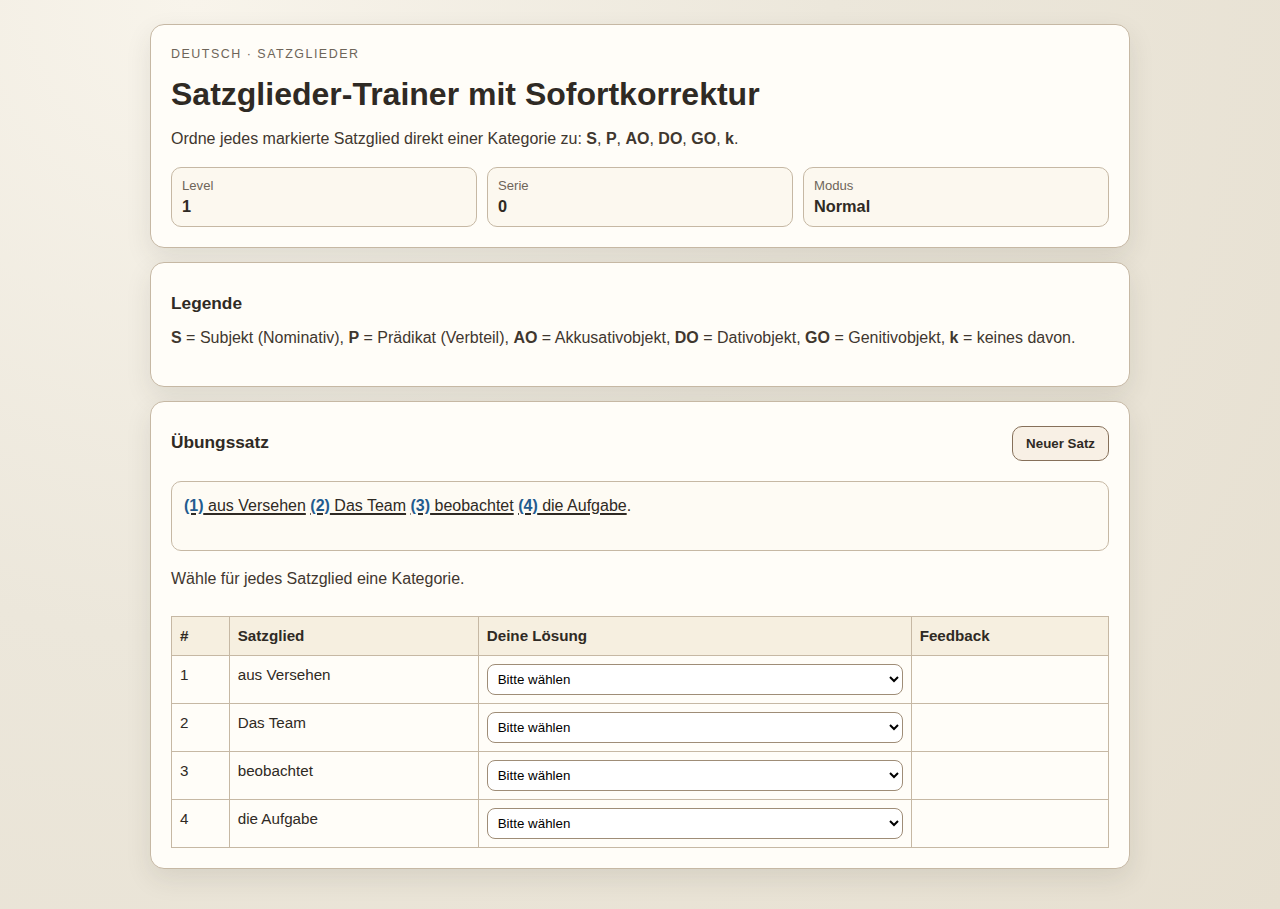
<file: index.html>
<!doctype html>
<html lang="de">
<head>
  <meta charset="utf-8" />
  <meta name="viewport" content="width=device-width, initial-scale=1" />
  <title>Satzglieder-Trainer</title>
  <link rel="stylesheet" href="./styles.css" />
</head>
<body>
  <main class="page">
    <header class="hero">
      <p class="kicker">Deutsch · Satzglieder</p>
      <h1>Satzglieder-Trainer mit Sofortkorrektur</h1>
      <p class="lead">
        Ordne jedes markierte Satzglied direkt einer Kategorie zu: <strong>S</strong>, <strong>P</strong>,
        <strong>AO</strong>, <strong>DO</strong>, <strong>GO</strong>, <strong>k</strong>.
      </p>
      <div class="meta-row">
        <div class="meta-card"><span>Level</span><strong id="levelBadge">1</strong></div>
        <div class="meta-card"><span>Serie</span><strong id="streakBadge">0</strong></div>
        <div class="meta-card"><span>Modus</span><strong id="modeBadge">Normal</strong></div>
      </div>
    </header>

    <section class="card intro">
      <h2>Legende</h2>
      <p>
        <strong>S</strong> = Subjekt (Nominativ),
        <strong>P</strong> = Prädikat (Verbteil),
        <strong>AO</strong> = Akkusativobjekt,
        <strong>DO</strong> = Dativobjekt,
        <strong>GO</strong> = Genitivobjekt,
        <strong>k</strong> = keines davon.
      </p>
    </section>

    <section class="card task">
      <div class="task-head">
        <h2>Übungssatz</h2>
        <button id="newExerciseBtn" class="ghost" type="button">Neuer Satz</button>
      </div>
      <p id="sentenceText" class="sentence"></p>
      <p id="statusHint" class="status-hint">Wähle für jedes Satzglied eine Kategorie.</p>

      <div class="table-wrap">
        <table>
          <thead>
            <tr>
              <th>#</th>
              <th>Satzglied</th>
              <th>Deine Lösung</th>
              <th>Feedback</th>
            </tr>
          </thead>
          <tbody id="rows"></tbody>
        </table>
      </div>
    </section>

    <section class="card explanation" id="explanationCard" hidden>
      <h2>Erklärung</h2>
      <p id="explanationText"></p>
    </section>
  </main>

  <script src="./app.js"></script>
</body>
</html>
</file>
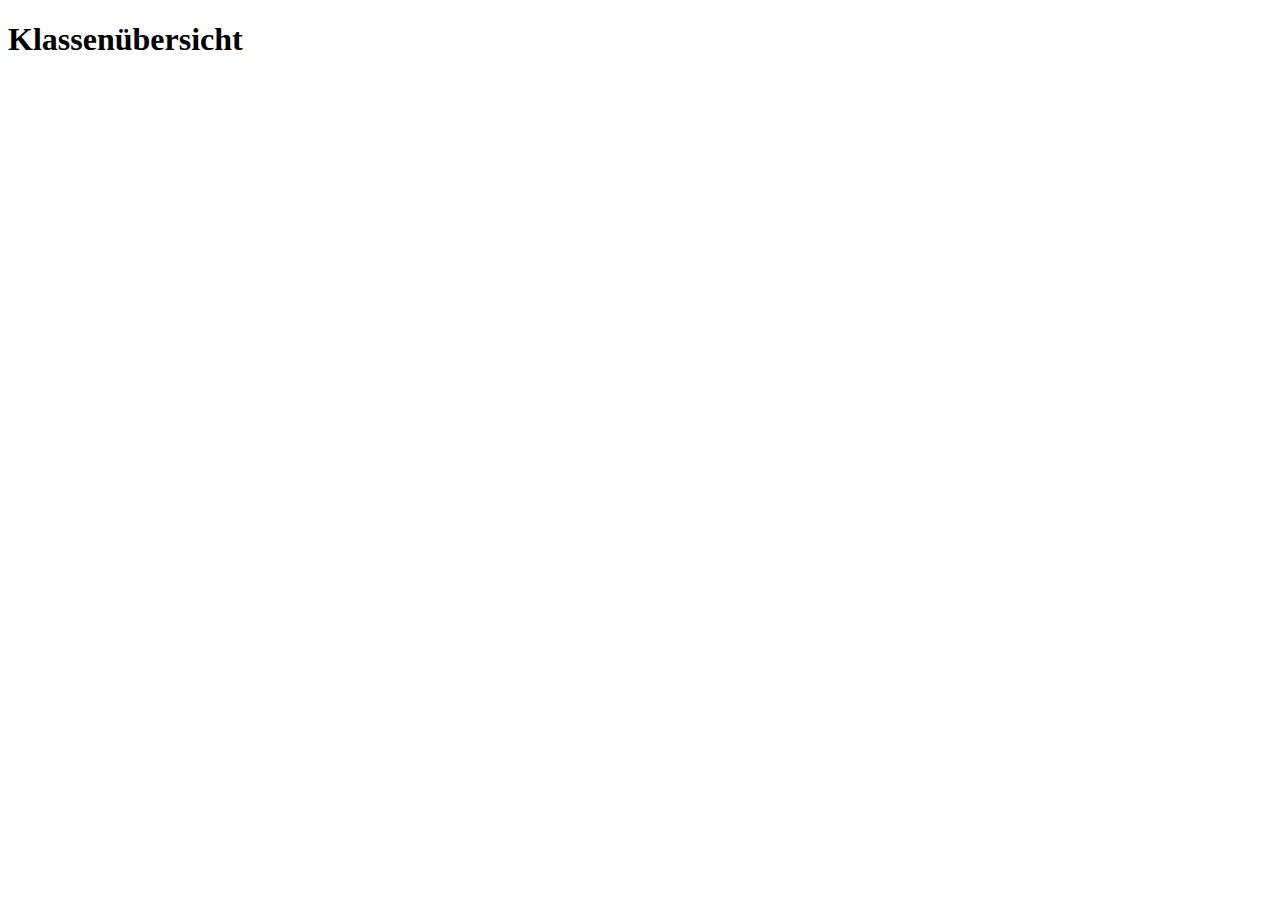
<file: teacher.html>
<!DOCTYPE html>
<html>
<head>
<meta charset="UTF-8">
<title>Lehrer Dashboard</title>
</head>
<body>
<h1>Klassenübersicht</h1>
<div id="stats"></div>
<script>
function update(){
let total=0;
let entries=[];
for(let key in localStorage){
if(key.startsWith("live_")){
entries.push(JSON.parse(localStorage[key]));
}
}
entries.sort((a,b)=>b.time-a.time);
entries.slice(0,10).forEach(e=>{total+=e.score;});
document.getElementById("stats").innerHTML=
"Letzte Aktivitäten: "+entries.length+"<br>Gesamtpunkte: "+total;
}
setInterval(update,2000);
</script>
</body>
</html>
</file>
<file: styles.css>
:root {
  --bg: #f2efe6;
  --paper: #fffdf8;
  --ink: #2f2a24;
  --muted: #6e6559;
  --line: #c6b8a4;
  --accent: #235b8f;
  --ok: #176b3a;
  --bad: #9f2d1f;
}

* { box-sizing: border-box; }

body {
  margin: 0;
  background: radial-gradient(circle at 15% 0%, #f8f4eb 0, #ece7db 45%, #e6dfd0 100%);
  color: var(--ink);
  font-family: "Avenir Next", "Segoe UI", sans-serif;
  line-height: 1.45;
}

.page { width: min(980px, 92vw); margin: 24px auto 40px; }

.card, .hero {
  background: var(--paper);
  border: 1px solid var(--line);
  border-radius: 14px;
  box-shadow: 0 10px 26px rgba(52, 45, 35, 0.1);
  padding: 20px;
}

.hero { margin-bottom: 14px; }
.kicker { margin: 0; text-transform: uppercase; letter-spacing: 0.12em; color: var(--muted); font-size: 0.78rem; }
h1, h2 { margin: 8px 0 10px; }
h1 { font-size: clamp(1.35rem, 2.5vw, 2rem); }
h2 { font-size: 1.08rem; }
.lead, .status-hint, .intro p { margin-top: 0; color: #3f372f; }

.meta-row { display: grid; grid-template-columns: repeat(3, minmax(0, 1fr)); gap: 10px; margin-top: 10px; }
.meta-card { border: 1px solid var(--line); border-radius: 10px; padding: 8px 10px; background: #fcf8ef; }
.meta-card span { color: var(--muted); font-size: 0.82rem; display: block; }
.meta-card strong { font-size: 1.02rem; }
.card { margin-bottom: 14px; }
.task-head { display: flex; align-items: center; justify-content: space-between; gap: 8px; }

button {
  border: 1px solid #86705a;
  border-radius: 10px;
  padding: 9px 13px;
  cursor: pointer;
  background: #f8f0e5;
  color: #2f2a24;
  font-weight: 700;
}

.sentence { border: 1px solid var(--line); background: #fefbf4; border-radius: 10px; padding: 12px; min-height: 70px; }
.part-mark { text-decoration: underline; text-decoration-thickness: 2px; text-underline-offset: 2px; }
.part-mark em { font-style: normal; font-weight: 700; color: var(--accent); }
.table-wrap { overflow-x: auto; }
table { width: 100%; border-collapse: collapse; margin-top: 10px; }
th, td { border: 1px solid var(--line); padding: 8px; vertical-align: top; text-align: left; font-size: 0.95rem; }
th { background: #f6efe0; }
select { width: 100%; border: 1px solid #9f8d77; border-radius: 8px; padding: 6px; background: white; }
.feedback.ok { color: var(--ok); font-weight: 700; }
.feedback.bad { color: var(--bad); font-weight: 700; }
.explanation { border-left: 5px solid #b34d2e; }

@media (max-width: 740px) {
  .meta-row { grid-template-columns: 1fr; }
  th, td { font-size: 0.9rem; }
}
</file>
